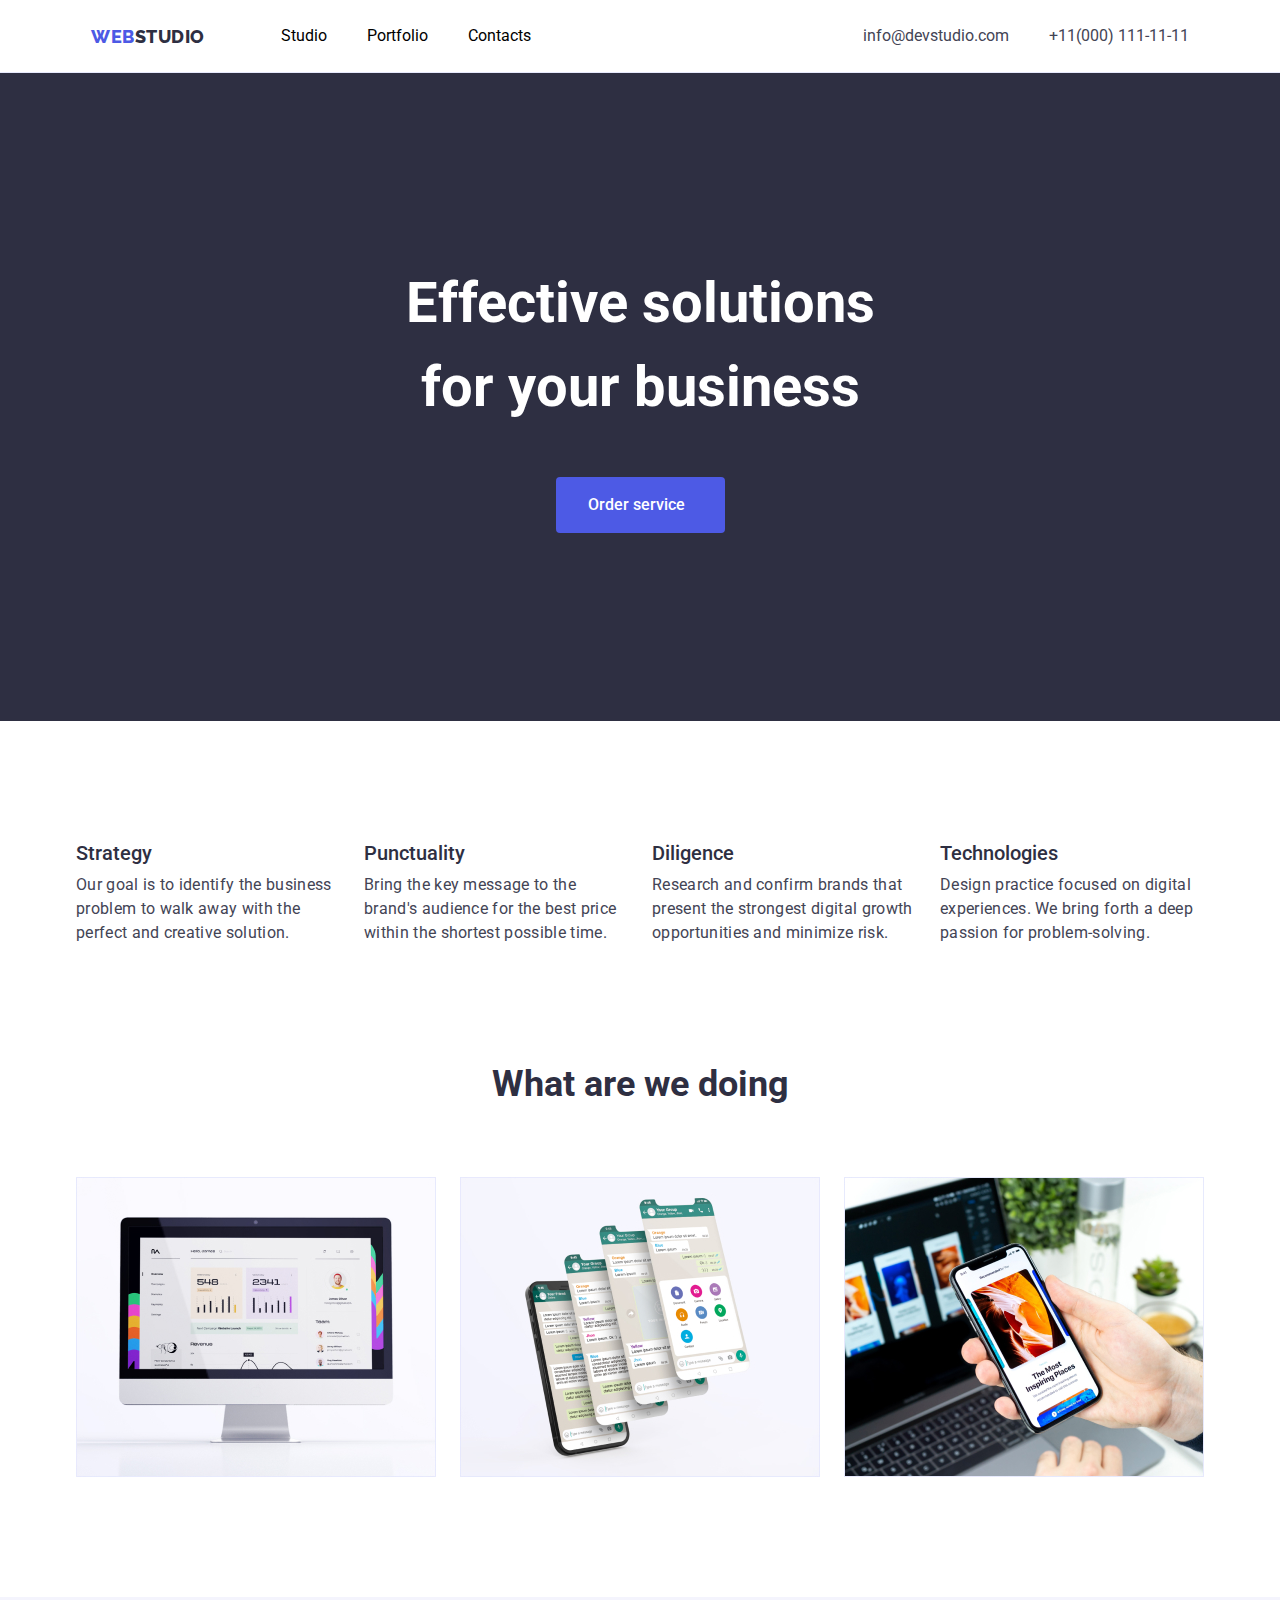
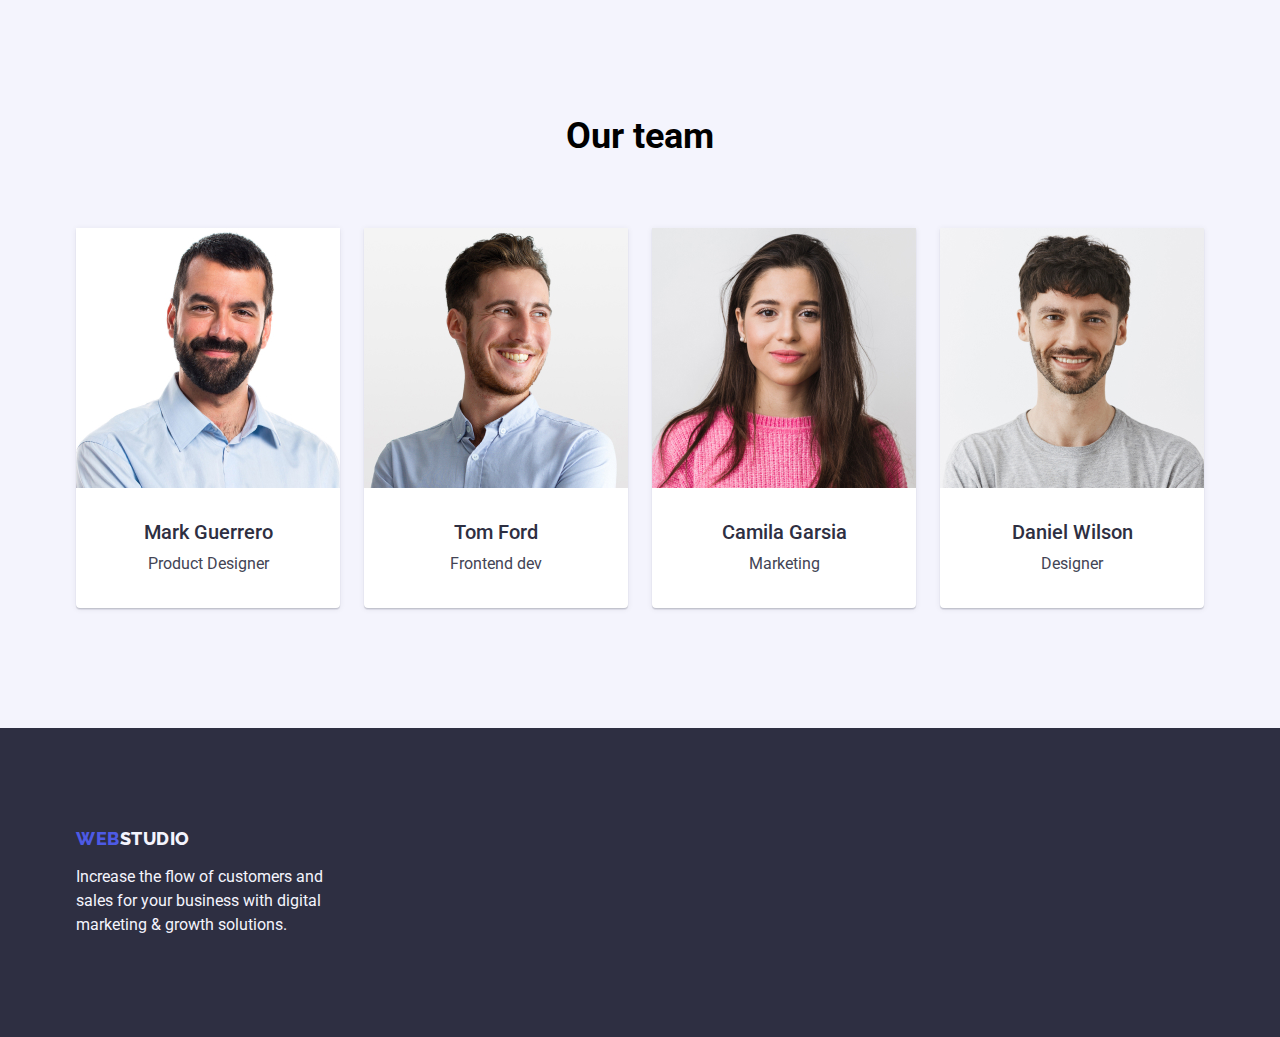
<file: index.html>
<!DOCTYPE html>
<html lang="en">
  <head>
    <meta charset="UTF-8" />
    <meta http-equiv="X-UA-Compatible" content="IE=edge" />
    <meta name="viewport" content="width=device-width, initial-scale=1.0" />
    <title>Web Studio</title>
    <link rel="preconnect" href="https://fonts.googleapis.com" />
    <link rel="preconnect" href="https://fonts.gstatic.com" crossorigin />
    <link
      href="https://fonts.googleapis.com/css2?family=Montserrat:wght@400;700&family=Raleway:wght@800&family=Roboto:wght@400;500;700&display=swap"
      rel="stylesheet"
    />
    <link
      rel="stylesheet"
      href="https://cdnjs.cloudflare.com/ajax/libs/modern-normalize/1.0.0/modern-normalize.min.css"
    />
    <link rel="stylesheet" href="./css/styles.css" />
  </head>
  <body>
    <!--Шапка сайту / Навігація-->
    <header class="header">
      <div class="container header-container">
        <nav class="nav-container">
          <a href="./index.html" class="header-logo link logo">
            <span class="logo-accent">Web</span>Studio</a
          >
          <ul class="site-nav header-list list-style">
            <li class="header-item">
              <a href="./index.html" class="link link-current">Studio</a>
            </li>
            <li class="header-item">
              <a href="./portfolio.html" class="link">Portfolio</a>
            </li>
            <li class="header-item"><a href="#" class="link">Contacts</a></li>
          </ul>
        </nav>

        <ul class="site-contacts list-style">
          <li>
            <a href="mailto:info@devstudio.com" class="email-style"
              >info@devstudio.com</a
            >
          </li>
          <li>
            <a href="tel:+110001111111" class="email-style"
              >+11(000) 111-11-11</a
            >
          </li>
        </ul>
      </div>
    </header>
    <main>
      <!--Герой-->
      <section class="hero">
        <div class="container">
          <h1 class="hero-title">Effective solutions for your business</h1>
          <button type="button" class="button">Order service</button>
        </div>
      </section>

      <!--Values-->
      <section class="section values">
        <div class="container">
          <!--Наші цінності це буде схований заголовок-->
          <h2 class="visually-hidden">Our values</h2>
          <ul class="value-list list-style">
            <li class="value-item">
              <h3 class="value-title title">Strategy</h3>
              <p class="value-text text">
                Our goal is to identify the business problem to walk away with
                the perfect and creative solution.
              </p>
            </li>
            <li class="value-item">
              <h3 class="value-title title">Punctuality</h3>
              <p class="value-text text">
                Bring the key message to the brand's audience for the best price
                within the shortest possible time.
              </p>
            </li>
            <li class="value-item">
              <h3 class="value-title title">Diligence</h3>
              <p class="value-text text">
                Research and confirm brands that present the strongest digital
                growth opportunities and minimize risk.
              </p>
            </li>
            <li class="value-item">
              <h3 class="value-title title">Technologies</h3>
              <p class="value-text text">
                Design practice focused on digital experiences. We bring forth a
                deep passion for problem-solving.
              </p>
            </li>
          </ul>
        </div>
      </section>

      <!--What are we doing-->
      <section class="section doing">
        <div class="container">
          <h2 class="title-doing title">What are we doing</h2>
          <ul class="doing-list list-style">
            <li class="doing-item doing-first">
              <img
                src="./images/rectangle71(1).jpg"
                alt="computer"
                width="360"
                height="300"
              />
            </li>
            <li class="doing-item">
              <img
                src="./images/rectangle71(2).jpg"
                alt="mobile phone screen"
                width="360"
                height="300"
              />
            </li>
            <li class="doing-item">
              <img
                src="./images/rectangle71(3).jpg"
                alt="phone in hand"
                width="360"
                height="300"
              />
            </li>
          </ul>
        </div>
      </section>

      <!--Our team-->
      <section class="section section-team">
        <div class="container">
          <h2 class="title team-title">Our team</h2>
          <ul class="team-view list-style">
            <li class="team-elem">
              <img
                src="./images/pd.jpg"
                alt="portrait of Mark Guerrero"
                width="264"
                height="260"
              />
              <div class="img-box">
                <h3 class="name team-item-title">Mark Guerrero</h3>
                <p class="text">Product Designer</p>
              </div>
            </li>
            <li class="team-elem">
              <img
                src="./images/fd.jpg"
                alt="portrait of Tom Ford"
                width="264"
                height="260"
              />
              <div class="img-box">
                <h3 class="name team-item-title">Tom Ford</h3>
                <p class="text">Frontend dev</p>
              </div>
            </li>
            <li class="team-elem">
              <img
                src="./images/mg.jpg"
                alt="portrait of Camila Garsia"
                width="264"
                height="260"
              />
              <div class="img-box">
                <h3 class="name team-item-title">Camila Garsia</h3>
                <p class="text">Marketing</p>
              </div>
            </li>
            <li class="team-elem">
              <img
                src="./images/uid.jpg"
                alt="portrait of Daniel Wilson"
                width="264"
                height="260"
              />
              <div class="img-box">
                <h3 class="name team-item-title">Daniel Wilson</h3>
                <p class="text">Designer</p>
              </div>
            </li>
          </ul>
        </div>
      </section>
    </main>

    <!--Footer-->
    <footer class="footer">
      <div class="container">
        <a href="./index.html" class="logo logo-accent web"
          >Web<span class="logo studio-white">Studio</span></a
        >
        <p class="footer-text">
          Increase the flow of customers and sales for your business with
          digital marketing & growth solutions.
        </p>
      </div>
    </footer>
  </body>
</html>
</file>
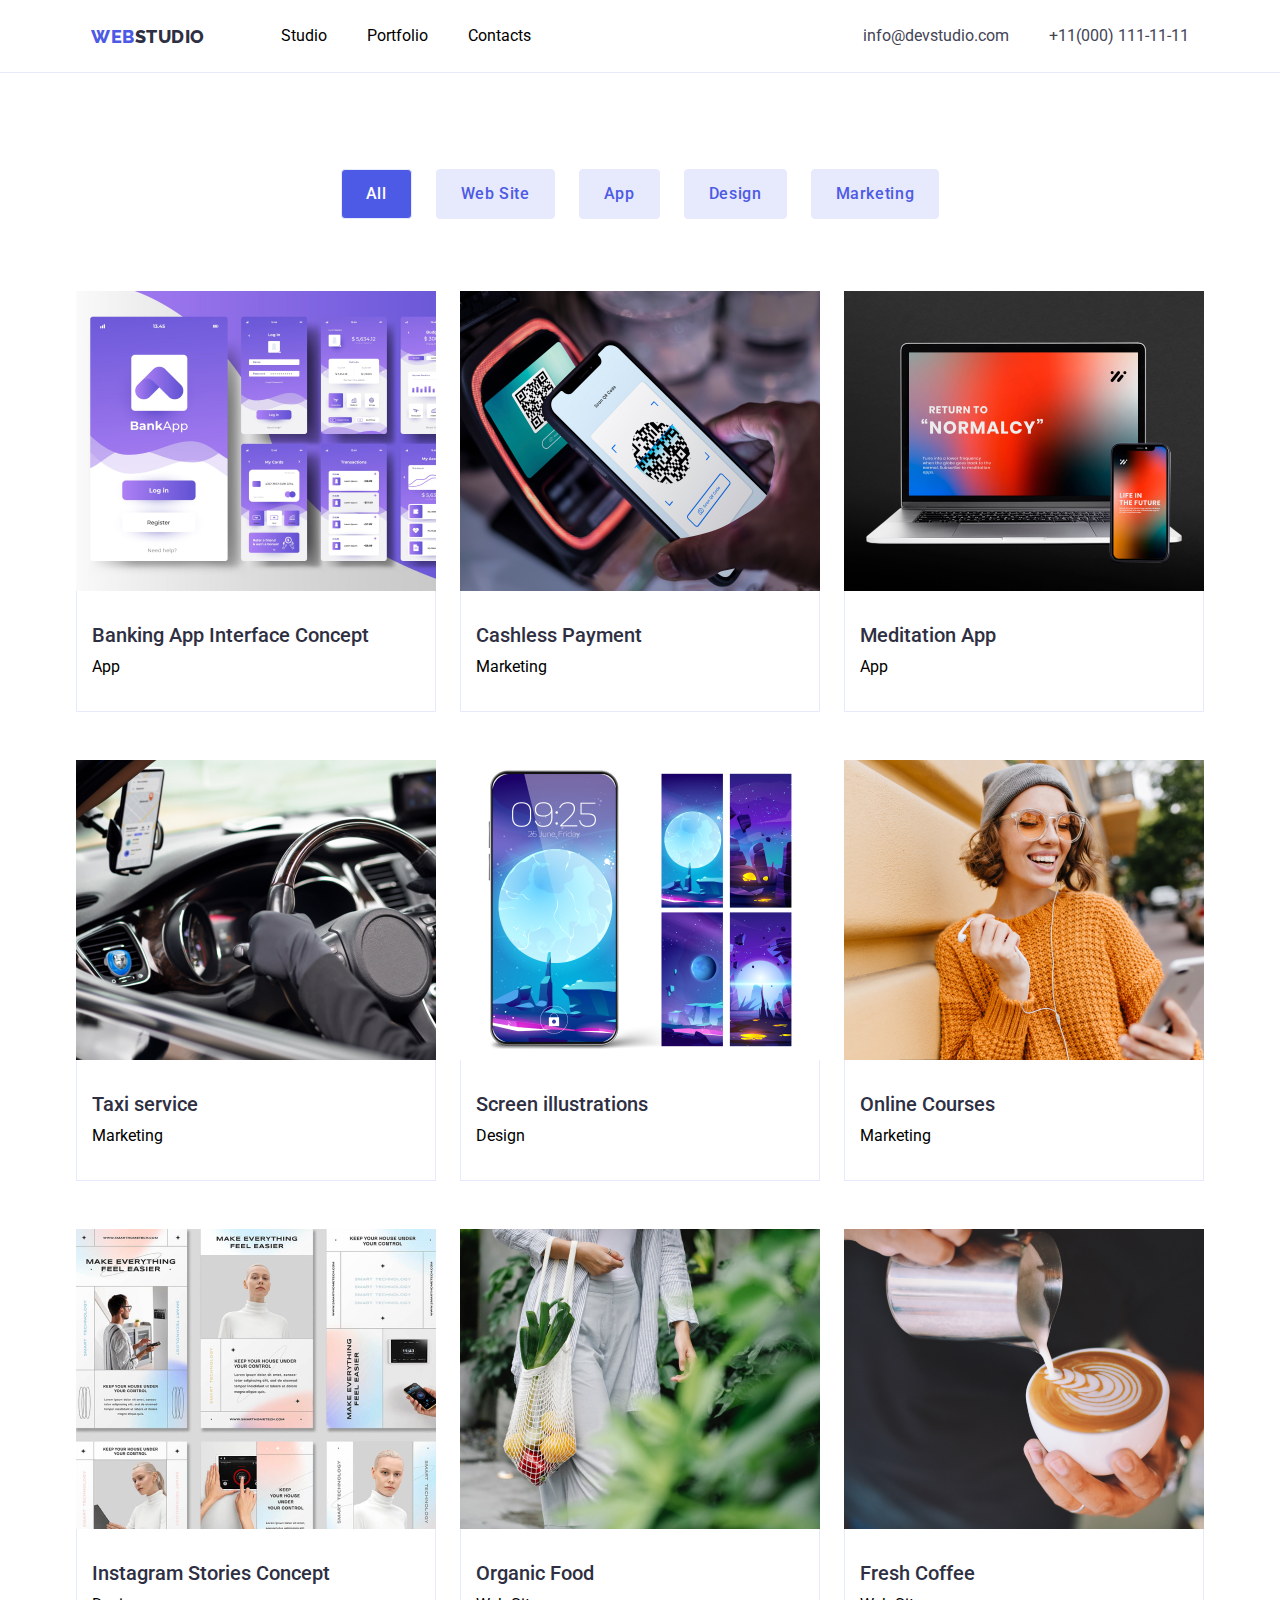
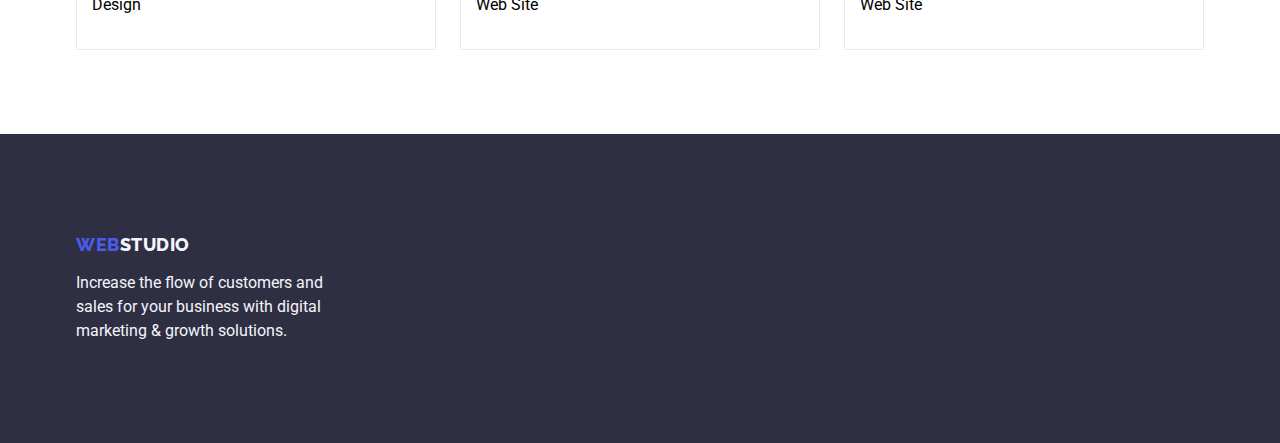
<file: portfolio.html>
<!DOCTYPE html>
<html lang="en">
  <head>
    <meta charset="UTF-8" />
    <meta http-equiv="X-UA-Compatible" content="IE=edge" />
    <meta name="viewport" content="width=device-width, initial-scale=1.0" />
    <title>Document</title>
    <link rel="preconnect" href="https://fonts.googleapis.com" />
    <link rel="preconnect" href="https://fonts.gstatic.com" crossorigin />
    <link
      href="https://fonts.googleapis.com/css2?family=Montserrat:wght@400;700&family=Raleway:wght@800&family=Roboto:wght@400;500;700&display=swap"
      rel="stylesheet"
    />
    <link
      rel="stylesheet"
      href="https://cdnjs.cloudflare.com/ajax/libs/modern-normalize/1.0.0/modern-normalize.min.css"
    />
    <link rel="stylesheet" href="./css/styles.css" />
  </head>
  <body>
    <!--Шапка сайту-->
    <header class="header">
      <div class="container header-container">
        <nav class="nav-container">
          <a href="./index.html" class="header-logo link logo">
            <span class="logo-accent">Web</span>Studio</a
          >
          <ul class="site-nav header-list list-style">
            <li class="header-item">
              <a href="./index.html" class="link link-current">Studio</a>
            </li>
            <li class="header-item">
              <a href="./portfolio.html" class="link">Portfolio</a>
            </li>
            <li class="header-item"><a href="#" class="link">Contacts</a></li>
          </ul>
        </nav>

        <ul class="site-contacts list-style">
          <li>
            <a href="mailto:info@devstudio.com" class="email-style"
              >info@devstudio.com</a
            >
          </li>
          <li>
            <a href="tel:+110001111111" class="email-style"
              >+11(000) 111-11-11</a
            >
          </li>
        </ul>
      </div>
    </header>
    <main>
      <section class="section portfolio">
        <div class="container">
          <h1 class="visually-hidden">Portfolio</h1>
          <!-- Filter -->
          <ul class="portfolio-btns-list list-style">
            <li>
              <button type="button" class="button-filter-all">All</button>
            </li>
            <li>
              <button type="button" class="button-filter">Web Site</button>
            </li>
            <li><button type="button" class="button-filter">App</button></li>
            <li><button type="button" class="button-filter">Design</button></li>
            <li>
              <button type="button" class="button-filter">Marketing</button>
            </li>
          </ul>

          <!-- Приклади робіт -->

          <ul class="list-style example">
            <li class="portfolio-item">
              <img
                src="./images/hw2pf1.jpg"
                alt="screen pictures"
                width="360"
                height="300"
              />
              <div class="portfolio-box">
                <h2 class="company">Banking App Interface Concept</h2>
                <p class="text type portfolio-text">App</p>
              </div>
            </li>
            <li class="portfolio-item">
              <img
                src="./images/hw2pf2cashless.jpg"
                alt="two screens with QR codes"
                width="360"
                height="300"
              />
              <div class="portfolio-box">
                <h2 class="company">Cashless Payment</h2>
                <p class="text type portfolio-text">Marketing</p>
              </div>
            </li>
            <li class="portfolio-item">
              <img
                src="./images/hw2pf3meditation.jpg"
                alt="opened laptop screen"
                width="360"
                height="300"
              />
              <div class="portfolio-box">
                <h2 class="company">Meditation App</h2>
                <p class="text type portfolio-text">App</p>
              </div>
            </li>
            <li class="portfolio-item">
              <img
                src="./images/hw2pf4taxi.jpg"
                alt="part of the car interior"
                width="360"
                height="300"
              />
              <div class="portfolio-box">
                <h2 class="company">Taxi service</h2>
                <p class="text type portfolio-text">Marketing</p>
              </div>
            </li>
            <li class="portfolio-item">
              <img
                src="./images/hw2pf5screen.jpg"
                alt="phone screens with example of illustrations"
                width="360"
                height="300"
              />
              <div class="portfolio-box">
                <h2 class="company">Screen illustrations</h2>
                <p class="text type portfolio-text">Design</p>
              </div>
            </li>
            <li class="portfolio-item">
              <img
                src="./images/hw2pf6online.jpg"
                alt="Smiling yong woman in yellow sweater"
                width="360"
                height="300"
              />
              <div class="portfolio-box">
                <h2 class="company">Online Courses</h2>
                <p class="text type portfolio-text">Marketing</p>
              </div>
            </li>
            <li class="portfolio-item">
              <img
                src="./images/hw2pf7insta.jpg"
                alt="instagram storie pictures"
                width="360"
                height="300"
              />
              <div class="portfolio-box">
                <h2 class="company">Instagram Stories Concept</h2>
                <p class="text type portfolio-text">Design</p>
              </div>
            </li>
            <li class="portfolio-item">
              <img
                src="./images/hw2pf8organic.jpg"
                alt="woman with eco/bag filled with vegetables"
                width="360"
                height="300"
              />
              <div class="portfolio-box">
                <h2 class="company">Organic Food</h2>
                <p class="text type portfolio-text">Web Site</p>
              </div>
            </li>
            <li class="portfolio-item">
              <img
                src="./images/hw2pf9fresh.jpg"
                alt="barista pouring frothed milk over coffee"
                width="360"
                height="300"
              />
              <div class="portfolio-box">
                <h2 class="company">Fresh Coffee</h2>
                <p class="text type portfolio-text">Web Site</p>
              </div>
            </li>
          </ul>
        </div>
      </section>
    </main>

    <!--Footer-->
    <footer class="footer">
      <div class="container">
        <a href="./index.html" class="logo logo-accent web"
          >Web<span class="logo studio-white">Studio</span></a
        >
        <p class="footer-text">
          Increase the flow of customers and sales for your business with
          digital marketing & growth solutions.
        </p>
      </div>
    </footer>
  </body>
</html>
</file>
<file: css/styles.css>
:root {
    --primary-text-color:rgba(67,68,85,1);
    --title-text-color:rgba(46,47,66,1);
    --accent-color:rgba(77,90,229,1);
    --hero-text-color:(255,255,255,1);
    
 }
 h1,
 h2,
 h3,
 h4,
 h5,
 h6,
 p {
   margin: 0;
 }
 a {
   text-decoration: none;
 }
 ul {
   list-style: none;
   margin: 0;
   padding: 0;
 }
 img {
   display: block;
 }  
 /* Body */
  body {
   background-color: var(--hero-text-color);
   font-family: 'Roboto', sans-serif;
  }

  .container {
    max-width: 1158px;
    padding: 0 15px;
    margin: 0 auto;
  }
  .visually-hidden {
    position: absolute;
    width: 1px;
    height: 1px;
    margin: -1px;
    border: 0;
    padding: 0;
    white-space: nowrap;
    clip-path: inset(100%);
    clip: rect(0 0 0 0);
    overflow: hidden;
    }
  
  .section {
    padding-top: 120px;
    padding-bottom: 120px;
    text-align: center;
  }

 /* Header /Navigation*/
  header {
  background-color: var(--hero-text-color);

  
      }
  .header {
    display: flex;
    align-items: center;
    justify-content: space-between;
    padding-top: 24px;
    padding-bottom: 24px;
    border-bottom: 1px solid #E7E9FC;

  }
  .header-container {
    display: flex;
    justify-content: space-between;
    align-items: center;
  }
  .nav-container {
    display: flex;
    margin-right: 332px;
    }
  .site-contacts {
    display: flex;
    align-items: center;
    gap: 40px;
   }
  .email-style {
    text-decoration: none;
    color:#434455;
  }
  .email-style:hover
  .email-style:focus {
    color: #404bbf;
  }
    /* site-nav */
  .header-list {
      display: flex;
      gap: 40px;
      margin: 0;
      list-style: none;
      align-items: center;
    }
  .site-nav .link {
      color: var(--hero-bg-color);
      font-family: 'Roboto';
      font-style: normal;
      font-weight: 400;
      font-size: 16px;
      line-height: calc(24 / 16);
    }
  
    .site-nav .link:hover,
    .site-nav .link:focus,
    .site-nav .link-current,
    .site-contacts .link:hover,
    .site-contacts .link:focus,
    .adress .link:hover,
    .adress .link:focus {
      color: var(--hero-bg-color);
    }
  
    .site-contacts .link {
      color: var(--title-text-color);
      font-family: 'Roboto';
      font-style: normal;
      font-weight: 400;
      font-size: 16px;
      line-height: calc(24 / 16);
    }
 /* reset decor settings */

  
  .link {
   text-decoration: none;
    }
 /* Logo */
  .logo {
    text-transform: uppercase ;
    font-family: 'Raleway';
    font-style: normal;
    font-weight: 800;
    font-size: 18px;
    line-height: calc(21 / 18);
    display: flex;
    align-items: center;
    letter-spacing: 0.03em;
    }

  .logo-accent {
    color: var(--accent-color);
    }

  .header-logo {
    margin-right: 76px;
    color: var(--title-text-color); 
    }

  .footer-logo {
    color: var(--hero-text-color);
   }
  /* Hero */
  .hero {
    background-color:#2E2F42;
    text-align: center;
    padding: 188px 0;
    }

  .hero-title {
    color: white;
    font-family: 'Roboto';
    font-style: normal;
    font-weight: 700;
    font-size: 56px;
    line-height: calc(24 / 16);
    
    margin-bottom: 48px;
	  margin-right: auto;
	  margin-left: auto;
	  max-width: 496px;
    }

  /* Buttons */
  .button { 
    color:white;
    display: flex;
    background-color: var(--accent-color);
    cursor: pointer;
    font-family: inherit;
    font-style: normal;
    font-weight: 500;
    font-size: 16px;
    line-height:calc(24 / 16);
    padding: 16px 32px;
    margin-right: auto;
    margin-left: auto;
    gap: 10px;
    border-radius: 4px;
    border: none;
    min-width: 169px;
    /* box-shadow: 0px 4px 4px rgba(0, 0, 0, 0.15); */
      }
  .button:hover,
  .button:focus {
    background: #404bbf;
     }
  
   
    /* Values */
  .value-item {
    flex-basis: calc((100% - 3 * 24px) / 4);
  }
  .value-title {
    margin-bottom: 8px;
    font-weight: 500;
    font-size: 20px;
    line-height: 1.2;
    color: #2e2f42;
    text-align: left;
    }
  .value-text {
    text-align: left;
    min-width: 264px;
    font-family: 'Roboto';
    font-style: normal;
    font-weight: 400;
    font-size: 16px;
    line-height:1.5;
    letter-spacing: 0.02em;
    color: #434455;
    }

  .value-list {
    display: flex;
    gap: 24px;
    
  }

    /* What are we doing */
  .doing {
    padding-top: 0;
  }
  .title-doing {
    font-weight: 700;
    font-size: 36px;
    line-height: 1.1;
    color: #2e2f42;
    margin-bottom: 72px;
  }
  .doing-list {
    display: flex;
    gap: 24px;
  }
  .doing-first {
    
  }
    /* Our Team */
  .section-team .name {
    font-family: 'Roboto';
    font-style: normal;
    font-weight: 500;
    font-size: 20px;
    line-height:calc(24 / 20);
    color: var(--title-text-color);
  }
  .section-team {
    background-color: #f4f4fd;
  }
  .section-team .text {
    font-family: 'Roboto';
    font-style: normal;
    font-weight: 400;
    font-size: 16px;
    line-height:calc(24 / 16);
    color: var(--primary-text-color);
   }
  .team-view {
    display: flex;
    gap: 24px;
  }
  .img-box {
    padding: 32px 16px;
    text-align: center;
    border-top: none;
    }
  .team-title {
    font-weight: 700;
    font-size: 36px;
    line-height: 1.1;
    margin-bottom: 72px;
    }
  .team-item-title {
    font-weight: 500;
    font-size: 20px;
    line-height: 1.2;
    color: #2e2f42;
    margin-bottom: 8px;
  }
  .team-elem {
    background-color:white ;
    flex-basis: calc((100% - 3 * 24px) / 4);
    box-shadow: 0px 1px 6px rgba(46, 47, 66, 0.08), 0px 1px 1px rgba(46, 47, 66, 0.16), 0px 2px 1px rgba(46, 47, 66, 0.08);
    border-radius: 0px 0px 4px 4px;
    
  }


   /* Portfolio*/
  .portfolio {
    padding-top: 96px;
    padding-bottom: 84px;
   }
  .portfolio-btns-list {
    display: flex;
    gap: 24px;
    justify-content: center;
    margin-bottom: 72px;
   }
     .button-filter-all {
      
      background-color: #4D5AE5;
       color: white;
       cursor: pointer;
       font-family: 'Roboto';
       font-style: normal;
       font-weight: 500;
       font-size: 16px;
       line-height: calc(24 / 16);
       letter-spacing: 0.04em;
       padding: 12px 24px;
       border: 1px solid #e7e9fc;
       border-radius: 4px;
     }
  
     .button-filter {
       
       background-color: #E7E9FC;
       color: #4D5AE5;
       cursor: pointer;
       font-family: 'Roboto';
       font-style: normal;
       font-weight: 500;
       font-size: 16px;
       line-height: calc(24 / 16);
       letter-spacing: 0.04em;
       padding: 12px 24px;
       border: 1px solid #e7e9fc;
       border-radius: 4px;
     }
  
     .button-filter:hover,
     .button-filter:focus {
       color: white;
       background-color: var(--accent-color);
     }
  .example .company {
    font-family: 'Roboto';
    font-style: normal;
    font-weight: 500;
    font-size: 20px;
    line-height:calc(24 / 20);
     }
  .company {
    font-weight: 500;
    font-size: 20px;
    line-height: 1.2;
    color: #2e2f42;
    margin-bottom: 8px;
    }
  
  .example .type {
    font-family: 'Roboto';
    font-style: normal;
    font-weight: 400;
    font-size: 16px;
    line-height:calc(24 / 16);
     }
   .example {
    display: flex;
    gap: 24px;
    padding-left: 0;
    margin-right: 0;
    column-gap: 24px;
    row-gap: 48px;
    flex-wrap: wrap;
    flex-basis: calc((100%-48px) / 3);
    /* gap: 24px; */
   }
   .portfolio-box {
    text-align: left;
    border: 1px solid #E7E9FC;
    border-top: none;
    margin: 0;
    padding: 32px 15px;
    }

    /* Footer */
 .footer {
   padding-top: 100px;
   padding-bottom: 100px;
   background-color:#2e2f42;
        }
     .studio-white {
	  color:#F4F4FD;
     }

     

     .footer-text {
	   color:#e7e9fc;
     font-size: 16px;
     line-height: 24px;
     font-weight: 400;
     }
     .footer-logo {
      color: #e7e9fc;
      text-decoration: none;
     }
     a {
      text-decoration: none;
     }
   .footer-text {
    color: #F4F4FD;
    max-width: 264px;
    text-align: left;
    margin-top: 16px;
     }


   /* колір основного тексту #ffffff */

   /* колір бекграунду ефектів солюжн #2E2F42 */

   /* колір кнопки ордер сервіс #4D5AE5 */

   /* колір заголовку що ми робимо #2E2F42 */

   /* колір дрібного тексту #434455 */

   /* колір бекграунду наша команда #F4F4FD */

   /* колір бекграунду хедер #E7E9FC */
</file>
